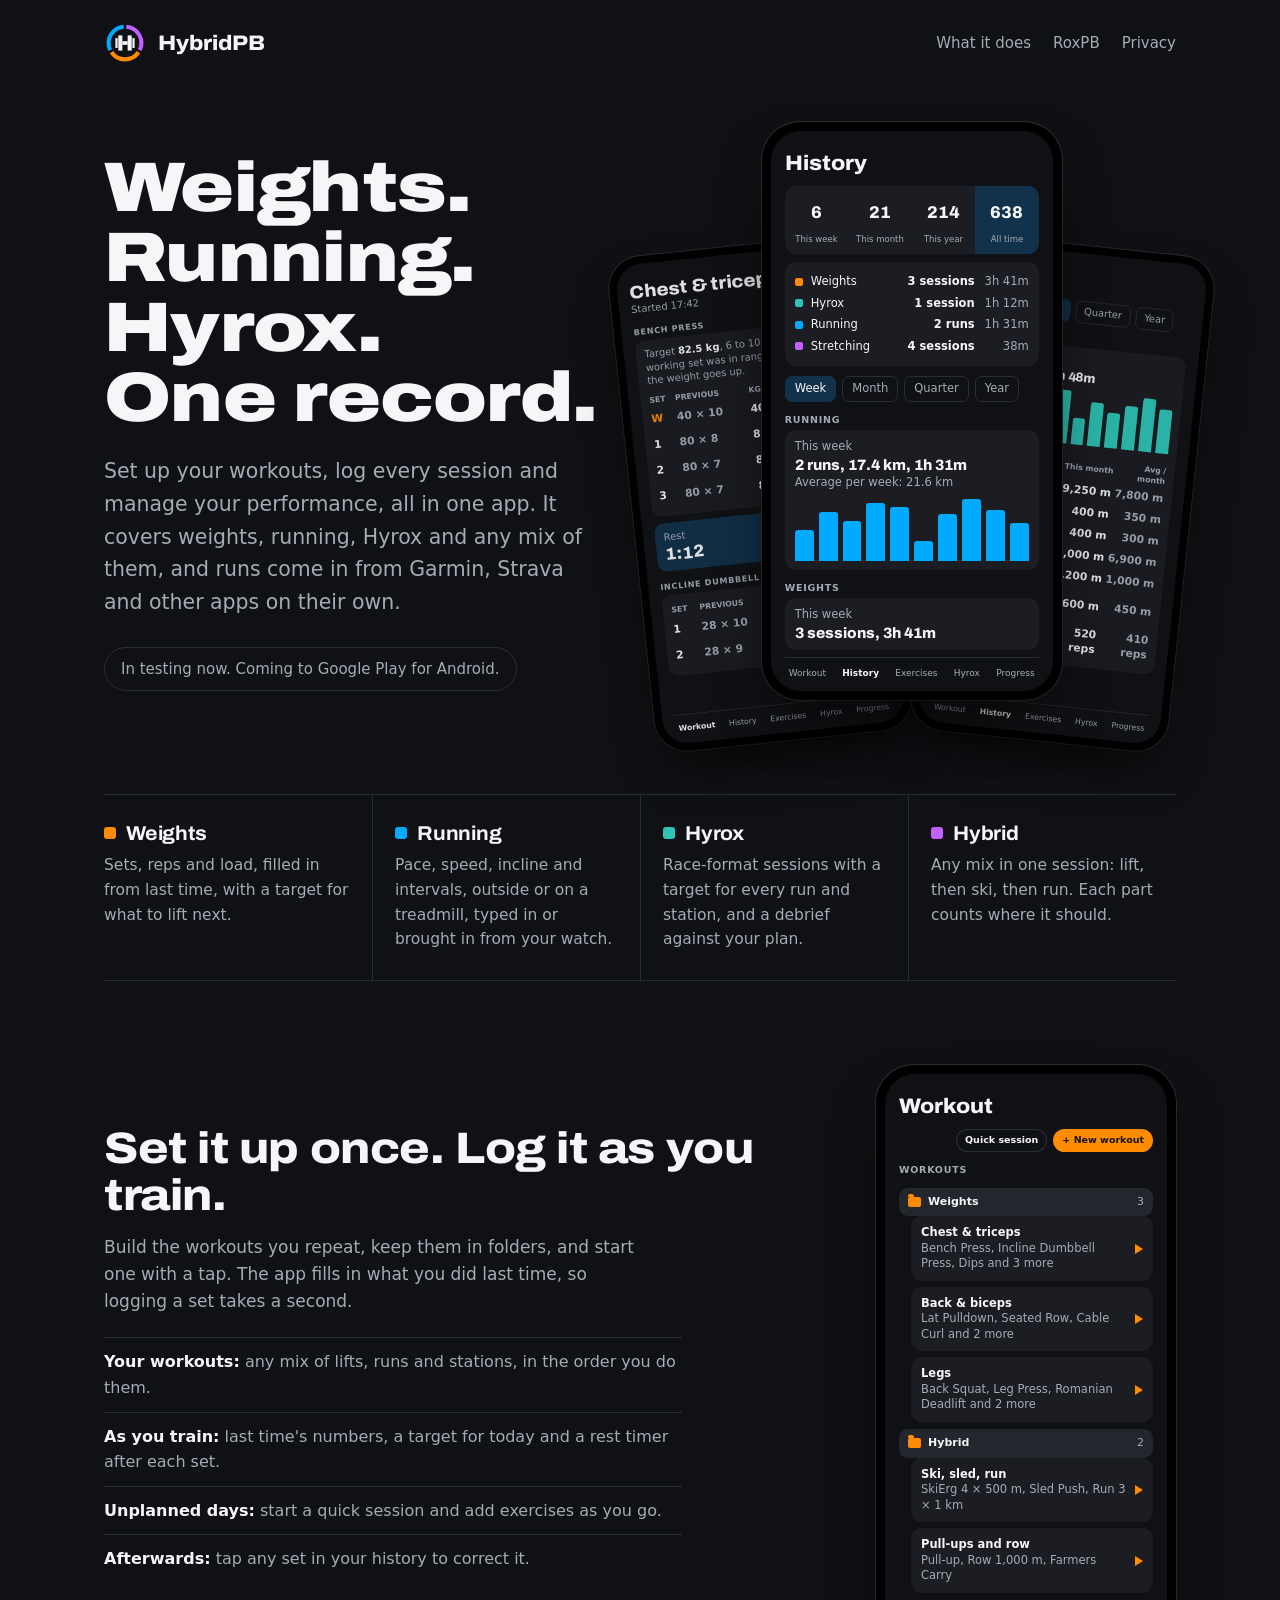
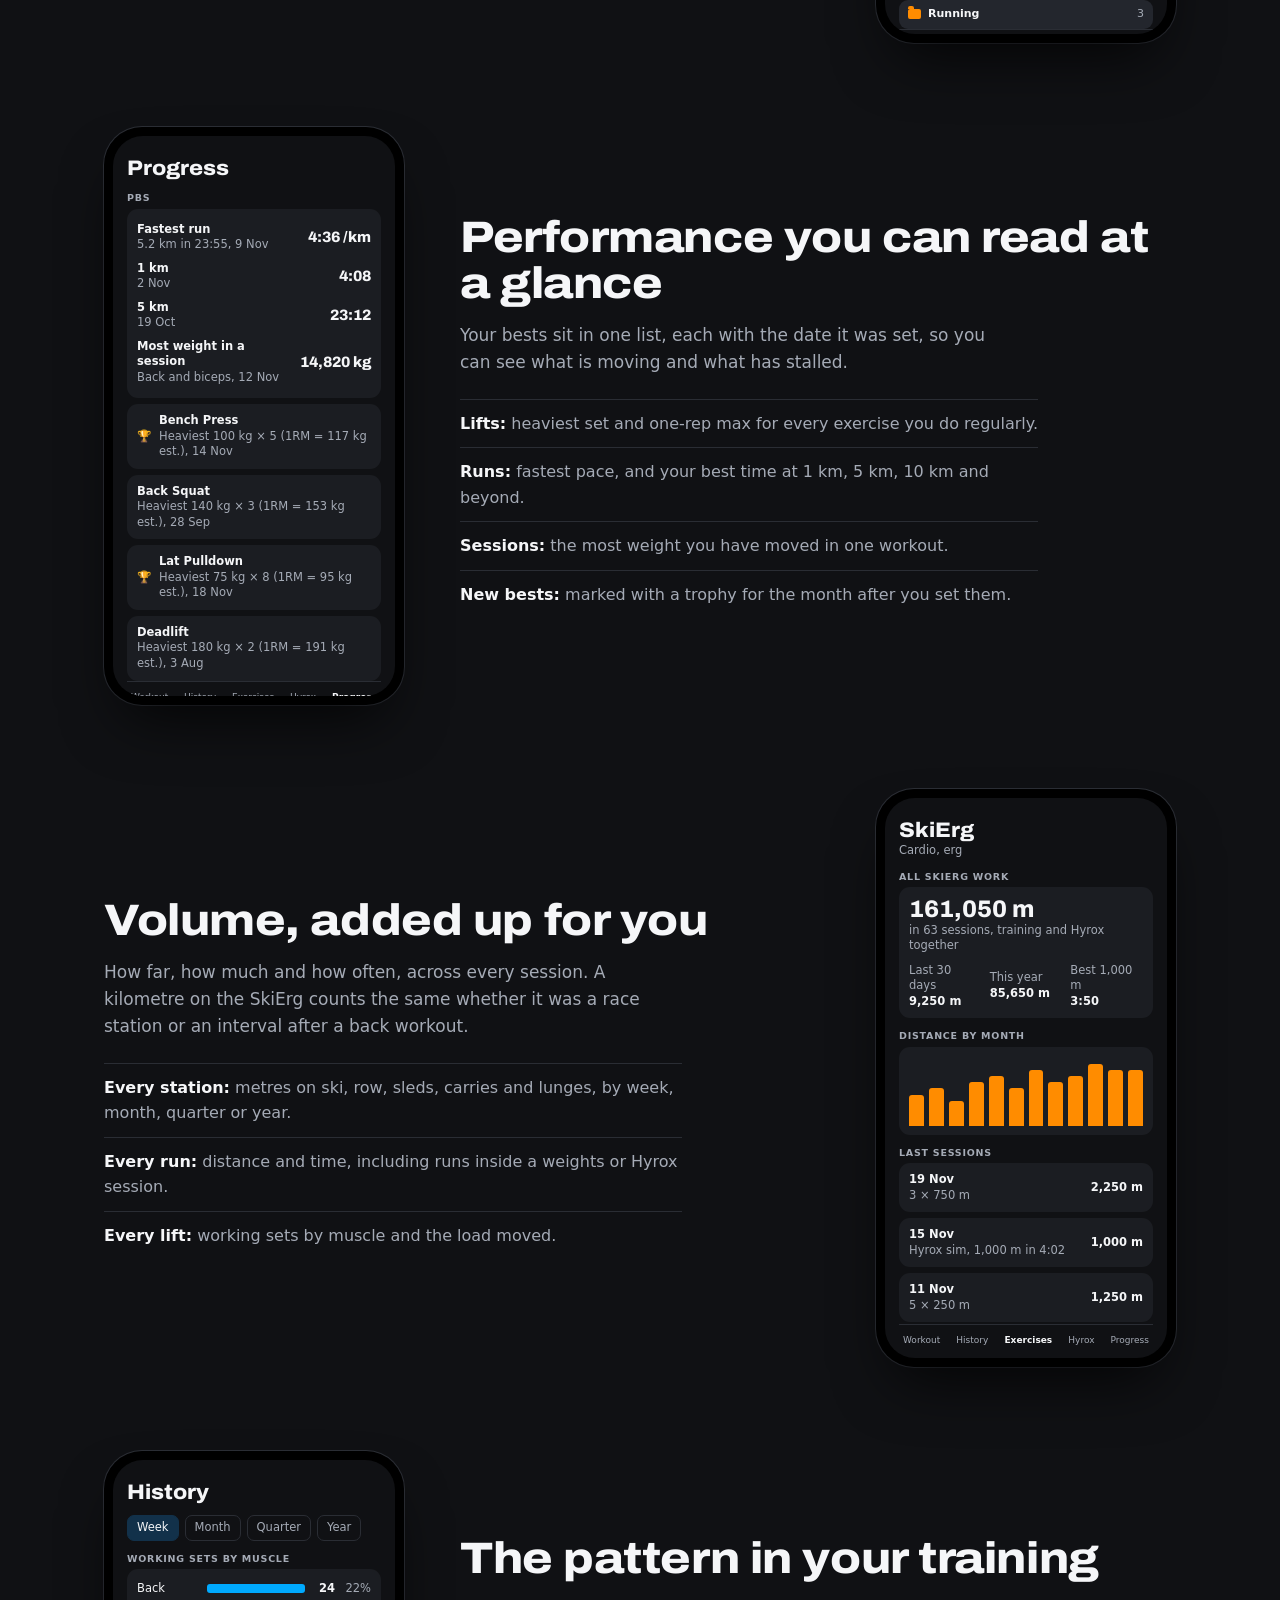
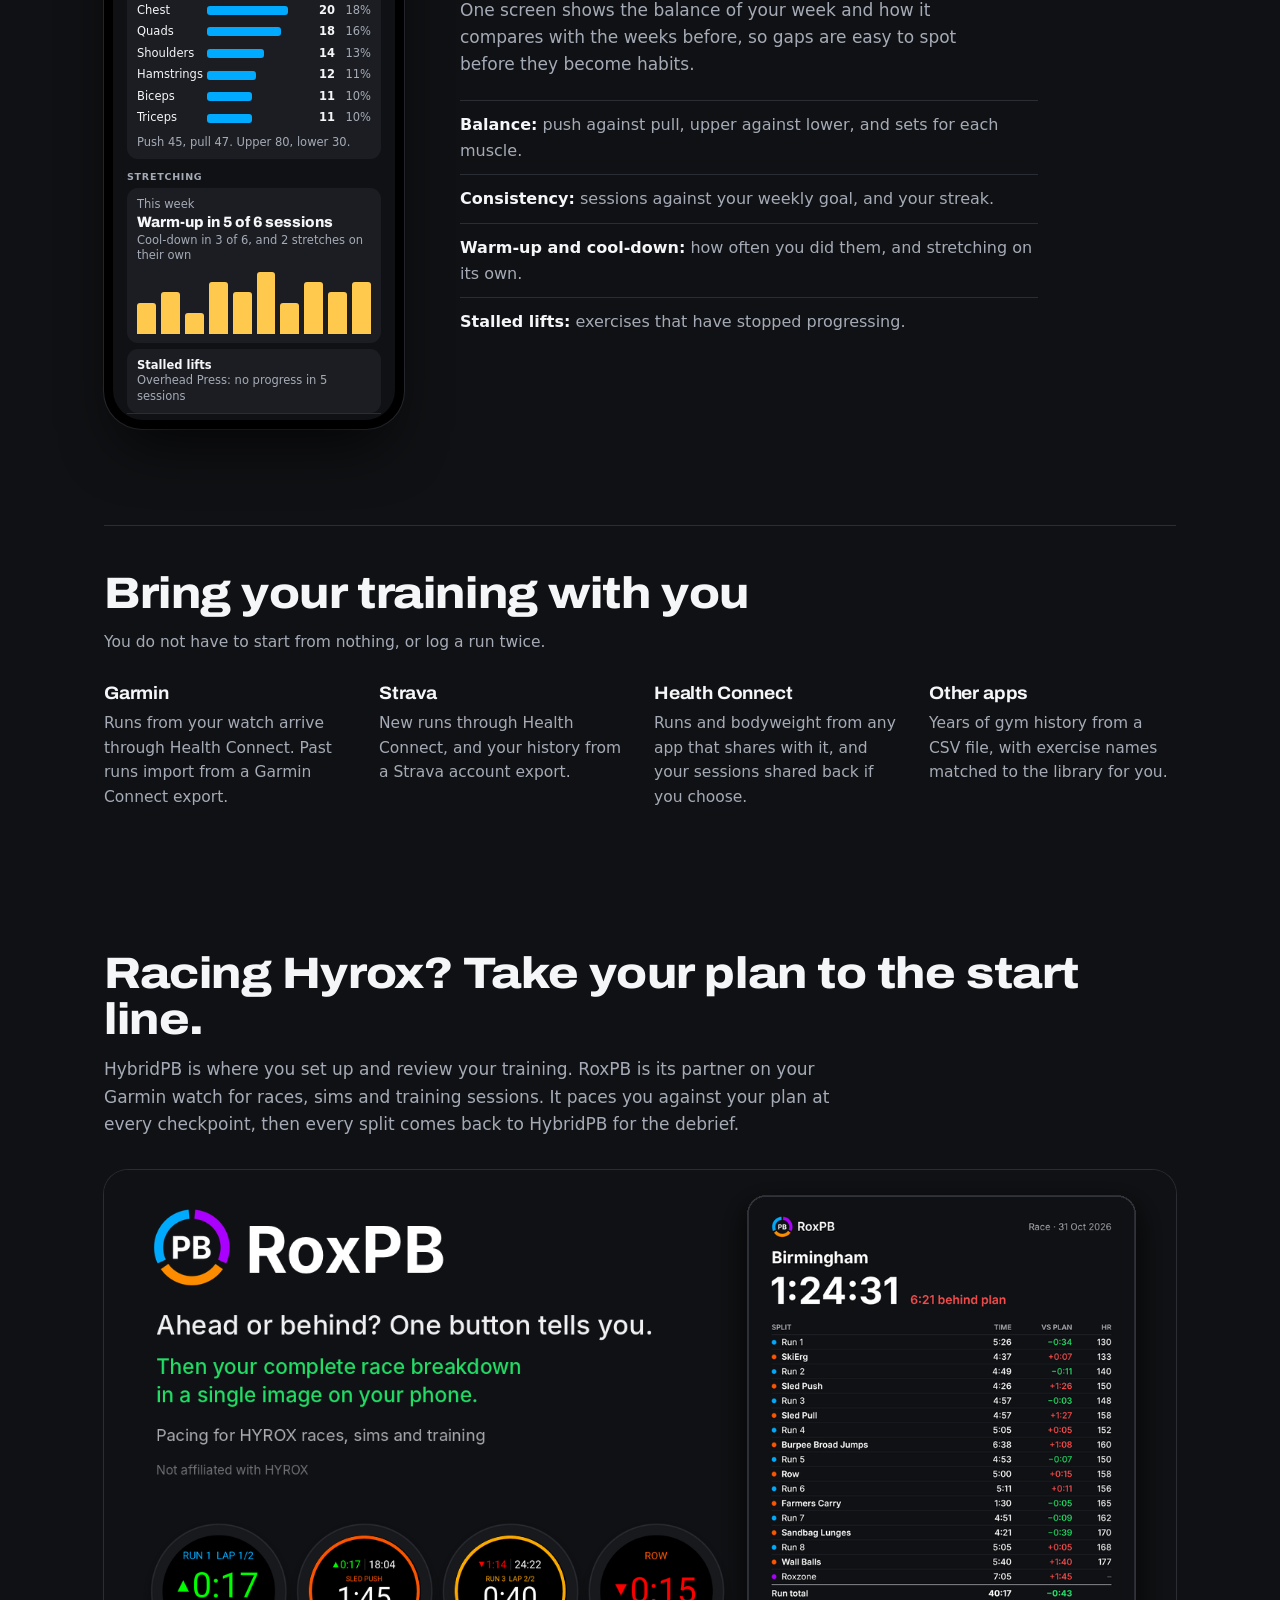
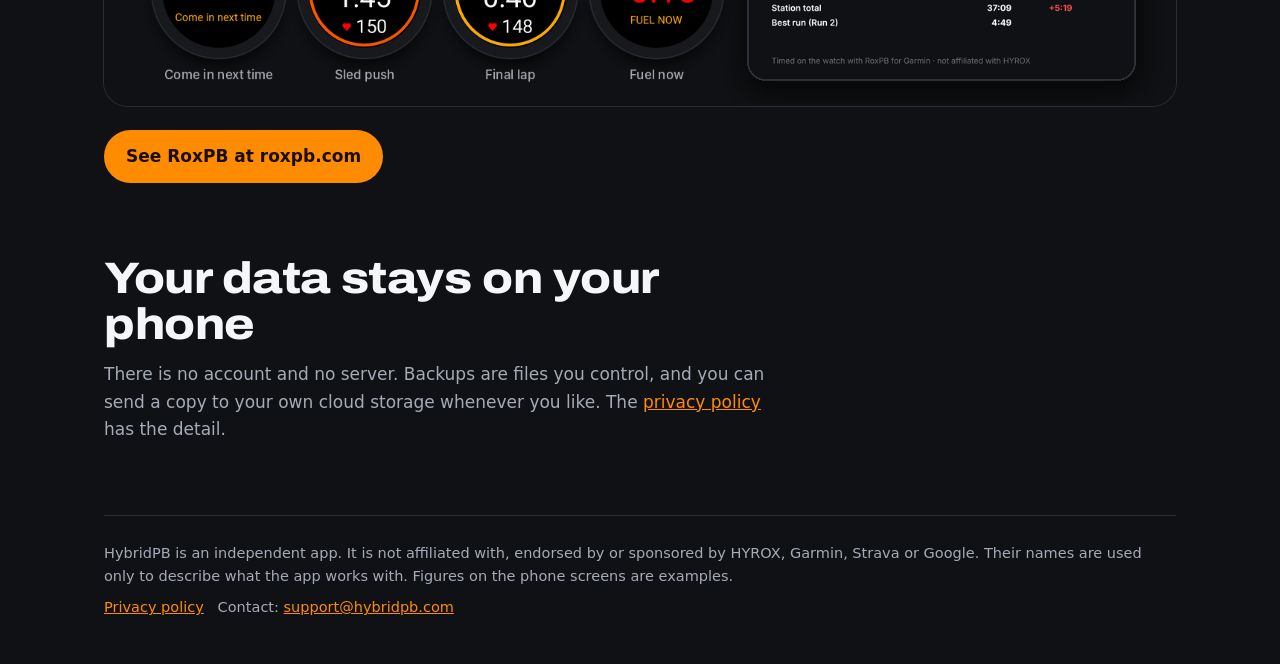
<file: index.html>
<!DOCTYPE html>
<html lang="en-GB">
<head>
<meta charset="utf-8">
<meta name="viewport" content="width=device-width, initial-scale=1">
<title>HybridPB: plan, log and review weights, running, Hyrox and hybrid training</title>
<meta name="description" content="Set up your workouts, log every session and manage your performance in one app, across weights, running, Hyrox and hybrid training. Brings in runs from Garmin, Strava and others.">
<link rel="icon" href="./img/logo.svg" type="image/svg+xml">
<link rel="stylesheet" href="./style.css">
</head>
<body>
<div class="wrap">
<header class="top">
  <a href="./"><img src="./img/logo.svg" alt=""></a>
  <a class="name" href="./">HybridPB</a>
  <nav><a href="./#what">What it does</a><a href="./#roxpb">RoxPB</a><a href="./privacy/">Privacy</a></nav>
</header>

<main>
<section class="hero">
  <div>
    <h1><span>Weights.</span><span>Running.</span><span>Hyrox.</span><span>One record.</span></h1>
    <p class="lede">Set up your workouts, log every session and manage your performance, all in one app. It covers weights, running, Hyrox and any mix of them, and runs come in from Garmin, Strava and other apps on their own.</p>
    <p class="status">In testing now. Coming to Google Play for Android.</p>
  </div>
  <div class="fan"><div class="phone" role="img" aria-label="HybridPB during a weights session, showing sets, a target and the rest timer"><div class="screen" aria-hidden="true">
<div class="row"><div class="grow"><div class="title" style="margin-bottom:2px">Chest &amp; triceps</div><div class="dim">Started 17:42</div></div><div class="big orange">24:10</div></div>
<div class="sec">BENCH PRESS</div>
<div class="card">
  <div class="dim" style="margin-bottom:6px">Target <b style="color:var(--paper)">82.5 kg</b>, 6 to 10 reps. Every working set was in range last time, so the weight goes up.</div>
  <table class="table"><tr><th>SET</th><th>PREVIOUS</th><th>KG</th><th>REPS</th><th class="r"></th></tr>
  <tr><td class="orange">W</td><td class="dim">40 × 10</td><td>40</td><td>10</td><td class="r"><span class="tick"></span></td></tr>
  <tr><td>1</td><td class="dim">80 × 8</td><td>82.5</td><td>8</td><td class="r"><span class="tick"></span></td></tr>
  <tr><td>2</td><td class="dim">80 × 7</td><td>82.5</td><td>7</td><td class="r"><span class="tick"></span></td></tr>
  <tr><td>3</td><td class="dim">80 × 7</td><td>82.5</td><td>7</td><td class="r"><span class="tick off"></span></td></tr></table>
</div>
<div class="timer row"><div class="grow"><div class="dim">Rest</div><div class="big">1:12</div></div><div class="dim">of 2:00</div></div>
<div class="sec">INCLINE DUMBBELL PRESS</div>
<div class="card"><table class="table"><tr><th>SET</th><th>PREVIOUS</th><th>KG</th><th>REPS</th><th class="r"></th></tr>
  <tr><td>1</td><td class="dim">28 × 10</td><td>28</td><td>10</td><td class="r"><span class="tick off"></span></td></tr>
  <tr><td>2</td><td class="dim">28 × 9</td><td>28</td><td>9</td><td class="r"><span class="tick off"></span></td></tr></table></div>
<div class="tabs"><b>Workout</b><span>History</span><span>Exercises</span><span>Hyrox</span><span>Progress</span></div></div></div><div class="phone" role="img" aria-label="HybridPB History, with totals for weights, Hyrox, running and stretching"><div class="screen" aria-hidden="true">
<div class="title">History</div>
<div class="tiles"><div><div class="big">6</div><small>This week</small></div><div><div class="big">21</div><small>This month</small></div><div><div class="big">214</div><small>This year</small></div><div class="on"><div class="big">638</div><small>All time</small></div></div>
<div class="card" style="margin-top:8px">
  <div class="row" style="padding:3px 0"><span class="dot" style="--c:var(--station)"></span><span class="grow">Weights</span><span class="num">3 sessions</span><span class="dim" style="width:46px;text-align:right">3h 41m</span></div>
  <div class="row" style="padding:3px 0"><span class="dot" style="--c:var(--hyrox)"></span><span class="grow">Hyrox</span><span class="num">1 session</span><span class="dim" style="width:46px;text-align:right">1h 12m</span></div>
  <div class="row" style="padding:3px 0"><span class="dot" style="--c:var(--run)"></span><span class="grow">Running</span><span class="num">2 runs</span><span class="dim" style="width:46px;text-align:right">1h 31m</span></div>
  <div class="row" style="padding:3px 0"><span class="dot" style="--c:var(--zone)"></span><span class="grow">Stretching</span><span class="num">4 sessions</span><span class="dim" style="width:46px;text-align:right">38m</span></div>
</div>
<div class="chips"><span class="on">Week</span><span>Month</span><span>Quarter</span><span>Year</span></div>
<div class="sec">RUNNING</div>
<div class="card"><div class="dim">This week</div><div class="big" style="margin:2px 0 2px">2 runs, 17.4 km, 1h 31m</div><div class="dim">Average per week: 21.6 km</div><div class="bars"><i style="--h:50%;--c:var(--run)"></i><i style="--h:79%;--c:var(--run)"></i><i style="--h:64%;--c:var(--run)"></i><i style="--h:93%;--c:var(--run)"></i><i style="--h:86%;--c:var(--run)"></i><i style="--h:32%;--c:var(--run)"></i><i style="--h:75%;--c:var(--run)"></i><i style="--h:100%;--c:var(--run)"></i><i style="--h:82%;--c:var(--run)"></i><i style="--h:61%;--c:var(--run)"></i></div></div>
<div class="sec">WEIGHTS</div>
<div class="card"><div class="dim">This week</div><div class="big" style="margin-top:2px">3 sessions, 3h 41m</div></div>
<div class="tabs"><span>Workout</span><b>History</b><span>Exercises</span><span>Hyrox</span><span>Progress</span></div></div></div><div class="phone" role="img" aria-label="HybridPB History, showing metres on each Hyrox station"><div class="screen" aria-hidden="true">
<div class="title">History</div>
<div class="chips" style="margin-top:0"><span>Week</span><span class="on">Month</span><span>Quarter</span><span>Year</span></div>
<div class="sec">HYROX</div>
<div class="card"><div class="dim">This month</div><div class="big" style="margin:2px 0">5 sessions, 5h 48m</div><div class="bars"><i style="--h:50%;--c:var(--hyrox)"></i><i style="--h:67%;--c:var(--hyrox)"></i><i style="--h:33%;--c:var(--hyrox)"></i><i style="--h:83%;--c:var(--hyrox)"></i><i style="--h:67%;--c:var(--hyrox)"></i><i style="--h:100%;--c:var(--hyrox)"></i><i style="--h:50%;--c:var(--hyrox)"></i><i style="--h:83%;--c:var(--hyrox)"></i><i style="--h:67%;--c:var(--hyrox)"></i><i style="--h:83%;--c:var(--hyrox)"></i><i style="--h:100%;--c:var(--hyrox)"></i><i style="--h:83%;--c:var(--hyrox)"></i></div>
  <table class="table" style="margin-top:12px"><tr><th>STATIONS</th><th class="r">This month</th><th class="r">Avg / month</th></tr>
  <tr><td>SkiErg</td><td class="r">9,250 m</td><td class="r dim">7,800 m</td></tr>
  <tr><td>Sled push</td><td class="r">400 m</td><td class="r dim">350 m</td></tr>
  <tr><td>Sled pull</td><td class="r">400 m</td><td class="r dim">300 m</td></tr>
  <tr><td>Row</td><td class="r">8,000 m</td><td class="r dim">6,900 m</td></tr>
  <tr><td>Farmers carry</td><td class="r">1,200 m</td><td class="r dim">1,000 m</td></tr>
  <tr><td>Sandbag lunges</td><td class="r">600 m</td><td class="r dim">450 m</td></tr>
  <tr><td>Wall balls</td><td class="r">520 reps</td><td class="r dim">410 reps</td></tr></table>
</div>
<div class="tabs"><span>Workout</span><b>History</b><span>Exercises</span><span>Hyrox</span><span>Progress</span></div></div></div></div>
</section>

<section class="kinds" id="what">
  <div style="--c:var(--station)"><h3>Weights</h3><p>Sets, reps and load, filled in from last time, with a target for what to lift next.</p></div>
  <div style="--c:var(--run)"><h3>Running</h3><p>Pace, speed, incline and intervals, outside or on a treadmill, typed in or brought in from your watch.</p></div>
  <div style="--c:var(--hyrox)"><h3>Hyrox</h3><p>Race-format sessions with a target for every run and station, and a debrief against your plan.</p></div>
  <div style="--c:var(--zone)"><h3>Hybrid</h3><p>Any mix in one session: lift, then ski, then run. Each part counts where it should.</p></div>
</section>

<section class="feature">
  <div>
    <h2>Set it up once. Log it as you train.</h2>
    <p>Build the workouts you repeat, keep them in folders, and start one with a tap. The app fills in what you did last time, so logging a set takes a second.</p>
    <ul>
      <li><b>Your workouts:</b> <span>any mix of lifts, runs and stations, in the order you do them.</span></li>
      <li><b>As you train:</b> <span>last time's numbers, a target for today and a rest timer after each set.</span></li>
      <li><b>Unplanned days:</b> <span>start a quick session and add exercises as you go.</span></li>
      <li><b>Afterwards:</b> <span>tap any set in your history to correct it.</span></li>
    </ul>
  </div>
  <div class="phone" role="img" aria-label="HybridPB Workout tab, with saved workouts grouped in folders"><div class="screen" aria-hidden="true">
<div class="title">Workout</div>
<div class="row" style="justify-content:flex-end;gap:6px"><span class="btn ghost">Quick session</span><span class="btn">+ New workout</span></div>
<div class="sec">WORKOUTS</div>
<div class="folder"><span class="fi"></span><b class="grow">Weights</b><span class="dim">3</span></div>
<div class="card row in"><div class="grow"><b>Chest &amp; triceps</b><div class="dim">Bench Press, Incline Dumbbell Press, Dips and 3 more</div></div><span class="go"></span></div>
<div class="card row in"><div class="grow"><b>Back &amp; biceps</b><div class="dim">Lat Pulldown, Seated Row, Cable Curl and 2 more</div></div><span class="go"></span></div>
<div class="card row in"><div class="grow"><b>Legs</b><div class="dim">Back Squat, Leg Press, Romanian Deadlift and 2 more</div></div><span class="go"></span></div>
<div class="folder"><span class="fi"></span><b class="grow">Hybrid</b><span class="dim">2</span></div>
<div class="card row in"><div class="grow"><b>Ski, sled, run</b><div class="dim">SkiErg 4 × 500 m, Sled Push, Run 3 × 1 km</div></div><span class="go"></span></div>
<div class="card row in"><div class="grow"><b>Pull-ups and row</b><div class="dim">Pull-up, Row 1,000 m, Farmers Carry</div></div><span class="go"></span></div>
<div class="folder"><span class="fi"></span><b class="grow">Running</b><span class="dim">3</span></div>
<div class="tabs"><b>Workout</b><span>History</span><span>Exercises</span><span>Hyrox</span><span>Progress</span></div></div></div>
</section>

<section class="feature flip">
  <div>
    <h2>Performance you can read at a glance</h2>
    <p>Your bests sit in one list, each with the date it was set, so you can see what is moving and what has stalled.</p>
    <ul>
      <li><b>Lifts:</b> <span>heaviest set and one-rep max for every exercise you do regularly.</span></li>
      <li><b>Runs:</b> <span>fastest pace, and your best time at 1 km, 5 km, 10 km and beyond.</span></li>
      <li><b>Sessions:</b> <span>the most weight you have moved in one workout.</span></li>
      <li><b>New bests:</b> <span>marked with a trophy for the month after you set them.</span></li>
    </ul>
  </div>
  <div class="phone" role="img" aria-label="HybridPB Progress, listing personal bests for runs and lifts"><div class="screen" aria-hidden="true">
<div class="title">Progress</div>
<div class="sec" style="margin-top:2px">PBS</div>
<div class="card">
  <div class="row" style="padding:4px 0"><div class="grow"><b>Fastest run</b><div class="dim">5.2 km in 23:55, 9 Nov</div></div><div class="big">4:36 /km</div></div>
  <div class="row" style="padding:4px 0"><div class="grow"><b>1 km</b><div class="dim">2 Nov</div></div><div class="big">4:08</div></div>
  <div class="row" style="padding:4px 0"><div class="grow"><b>5 km</b><div class="dim">19 Oct</div></div><div class="big">23:12</div></div>
  <div class="row" style="padding:4px 0"><div class="grow"><b>Most weight in a session</b><div class="dim">Back and biceps, 12 Nov</div></div><div class="big">14,820 kg</div></div>
</div>
<div class="card row"><span class="trophy">🏆</span><div class="grow"><b>Bench Press</b><div class="dim">Heaviest 100 kg × 5 (1RM = 117 kg est.), 14 Nov</div></div></div>
<div class="card row"><div class="grow"><b>Back Squat</b><div class="dim">Heaviest 140 kg × 3 (1RM = 153 kg est.), 28 Sep</div></div></div>
<div class="card row"><span class="trophy">🏆</span><div class="grow"><b>Lat Pulldown</b><div class="dim">Heaviest 75 kg × 8 (1RM = 95 kg est.), 18 Nov</div></div></div>
<div class="card row"><div class="grow"><b>Deadlift</b><div class="dim">Heaviest 180 kg × 2 (1RM = 191 kg est.), 3 Aug</div></div></div>
<div class="tabs"><span>Workout</span><span>History</span><span>Exercises</span><span>Hyrox</span><b>Progress</b></div></div></div>
</section>

<section class="feature">
  <div>
    <h2>Volume, added up for you</h2>
    <p>How far, how much and how often, across every session. A kilometre on the SkiErg counts the same whether it was a race station or an interval after a back workout.</p>
    <ul>
      <li><b>Every station:</b> <span>metres on ski, row, sleds, carries and lunges, by week, month, quarter or year.</span></li>
      <li><b>Every run:</b> <span>distance and time, including runs inside a weights or Hyrox session.</span></li>
      <li><b>Every lift:</b> <span>working sets by muscle and the load moved.</span></li>
    </ul>
  </div>
  <div class="phone" role="img" aria-label="HybridPB exercise page, with total distance on the SkiErg across training and racing"><div class="screen" aria-hidden="true">
<div class="title" style="margin-bottom:2px">SkiErg</div><div class="dim">Cardio, erg</div>
<div class="sec">ALL SKIERG WORK</div>
<div class="card"><div class="big" style="font-size:24px">161,050 m</div><div class="dim">in 63 sessions, training and Hyrox together</div>
  <div class="row" style="margin-top:9px"><div class="grow"><div class="dim">Last 30 days</div><b>9,250 m</b></div><div class="grow"><div class="dim">This year</div><b>85,650 m</b></div><div class="grow"><div class="dim">Best 1,000 m</div><b>3:50</b></div></div></div>
<div class="sec">DISTANCE BY MONTH</div>
<div class="card"><div class="bars"><i style="--h:50%;--c:var(--station)"></i><i style="--h:60%;--c:var(--station)"></i><i style="--h:40%;--c:var(--station)"></i><i style="--h:70%;--c:var(--station)"></i><i style="--h:80%;--c:var(--station)"></i><i style="--h:60%;--c:var(--station)"></i><i style="--h:90%;--c:var(--station)"></i><i style="--h:70%;--c:var(--station)"></i><i style="--h:80%;--c:var(--station)"></i><i style="--h:100%;--c:var(--station)"></i><i style="--h:90%;--c:var(--station)"></i><i style="--h:90%;--c:var(--station)"></i></div></div>
<div class="sec">LAST SESSIONS</div>
<div class="card"><div class="row"><div class="grow"><b>19 Nov</b><div class="dim">3 × 750 m</div></div><div class="num">2,250 m</div></div></div>
<div class="card"><div class="row"><div class="grow"><b>15 Nov</b><div class="dim">Hyrox sim, 1,000 m in 4:02</div></div><div class="num">1,000 m</div></div></div>
<div class="card"><div class="row"><div class="grow"><b>11 Nov</b><div class="dim">5 × 250 m</div></div><div class="num">1,250 m</div></div></div>
<div class="tabs"><span>Workout</span><span>History</span><b>Exercises</b><span>Hyrox</span><span>Progress</span></div></div></div>
</section>

<section class="feature flip">
  <div>
    <h2>The pattern in your training</h2>
    <p>One screen shows the balance of your week and how it compares with the weeks before, so gaps are easy to spot before they become habits.</p>
    <ul>
      <li><b>Balance:</b> <span>push against pull, upper against lower, and sets for each muscle.</span></li>
      <li><b>Consistency:</b> <span>sessions against your weekly goal, and your streak.</span></li>
      <li><b>Warm-up and cool-down:</b> <span>how often you did them, and stretching on its own.</span></li>
      <li><b>Stalled lifts:</b> <span>exercises that have stopped progressing.</span></li>
    </ul>
  </div>
  <div class="phone" role="img" aria-label="HybridPB History, showing working sets by muscle and how often sessions had a warm-up and cool-down"><div class="screen" aria-hidden="true">
<div class="title">History</div>
<div class="chips" style="margin-top:0"><span class="on">Week</span><span>Month</span><span>Quarter</span><span>Year</span></div>
<div class="sec">WORKING SETS BY MUSCLE</div>
<div class="card"><div class="row" style="padding:3px 0"><span style="width:62px">Back</span><span class="grow"><span style="display:block;height:9px;border-radius:3px;background:var(--run);width:100%"></span></span><span class="num" style="width:22px;text-align:right">24</span><span class="dim" style="width:28px;text-align:right">22%</span></div><div class="row" style="padding:3px 0"><span style="width:62px">Chest</span><span class="grow"><span style="display:block;height:9px;border-radius:3px;background:var(--run);width:83%"></span></span><span class="num" style="width:22px;text-align:right">20</span><span class="dim" style="width:28px;text-align:right">18%</span></div><div class="row" style="padding:3px 0"><span style="width:62px">Quads</span><span class="grow"><span style="display:block;height:9px;border-radius:3px;background:var(--run);width:75%"></span></span><span class="num" style="width:22px;text-align:right">18</span><span class="dim" style="width:28px;text-align:right">16%</span></div><div class="row" style="padding:3px 0"><span style="width:62px">Shoulders</span><span class="grow"><span style="display:block;height:9px;border-radius:3px;background:var(--run);width:58%"></span></span><span class="num" style="width:22px;text-align:right">14</span><span class="dim" style="width:28px;text-align:right">13%</span></div><div class="row" style="padding:3px 0"><span style="width:62px">Hamstrings</span><span class="grow"><span style="display:block;height:9px;border-radius:3px;background:var(--run);width:50%"></span></span><span class="num" style="width:22px;text-align:right">12</span><span class="dim" style="width:28px;text-align:right">11%</span></div><div class="row" style="padding:3px 0"><span style="width:62px">Biceps</span><span class="grow"><span style="display:block;height:9px;border-radius:3px;background:var(--run);width:46%"></span></span><span class="num" style="width:22px;text-align:right">11</span><span class="dim" style="width:28px;text-align:right">10%</span></div><div class="row" style="padding:3px 0"><span style="width:62px">Triceps</span><span class="grow"><span style="display:block;height:9px;border-radius:3px;background:var(--run);width:46%"></span></span><span class="num" style="width:22px;text-align:right">11</span><span class="dim" style="width:28px;text-align:right">10%</span></div>
  <div class="dim" style="margin-top:6px">Push 45, pull 47. Upper 80, lower 30.</div></div>
<div class="sec">STRETCHING</div>
<div class="card"><div class="dim">This week</div><div class="big" style="margin:2px 0">Warm-up in 5 of 6 sessions</div><div class="dim">Cool-down in 3 of 6, and 2 stretches on their own</div><div class="bars"><i style="--h:50%;--c:var(--gold)"></i><i style="--h:67%;--c:var(--gold)"></i><i style="--h:33%;--c:var(--gold)"></i><i style="--h:83%;--c:var(--gold)"></i><i style="--h:67%;--c:var(--gold)"></i><i style="--h:100%;--c:var(--gold)"></i><i style="--h:50%;--c:var(--gold)"></i><i style="--h:83%;--c:var(--gold)"></i><i style="--h:67%;--c:var(--gold)"></i><i style="--h:83%;--c:var(--gold)"></i></div></div>
<div class="card row"><div class="grow"><b>Stalled lifts</b><div class="dim">Overhead Press: no progress in 5 sessions</div></div></div>
<div class="tabs"><span>Workout</span><b>History</b><span>Exercises</span><span>Hyrox</span><span>Progress</span></div></div></div>
</section>

<section class="sources">
  <h2>Bring your training with you</h2>
  <p class="lede">You do not have to start from nothing, or log a run twice.</p>
  <div class="cols">
    <div><h3>Garmin</h3><p>Runs from your watch arrive through Health Connect. Past runs import from a Garmin Connect export.</p></div>
    <div><h3>Strava</h3><p>New runs through Health Connect, and your history from a Strava account export.</p></div>
    <div><h3>Health Connect</h3><p>Runs and bodyweight from any app that shares with it, and your sessions shared back if you choose.</p></div>
    <div><h3>Other apps</h3><p>Years of gym history from a CSV file, with exercise names matched to the library for you.</p></div>
  </div>
</section>

<section class="roxpb" id="roxpb">
  <h2>Racing Hyrox? Take your plan to the start line.</h2>
  <p>HybridPB is where you set up and review your training. RoxPB is its partner on your Garmin watch for races, sims and training sessions. It paces you against your plan at every checkpoint, then every split comes back to HybridPB for the debrief.</p>
  <a class="shot" href="https://roxpb.com">
    <img class="wide" src="./img/roxpb-hero.png" width="1440" height="720" alt="RoxPB: ahead or behind, one button tells you. Four Garmin watch screens showing time against plan, and a race breakdown listing every run and station split.">
    <img class="narrow" src="./img/roxpb-hero-watch.png" width="880" height="720" alt="RoxPB: ahead or behind, one button tells you. Four Garmin watch screens showing time against plan.">
    <img class="narrow" src="./img/roxpb-hero-race.png" width="560" height="720" alt="A RoxPB race breakdown listing the time for every run and station against plan.">
  </a>
  <a class="go" href="https://roxpb.com">See RoxPB at roxpb.com</a>
</section>

<section class="yours">
  <h2>Your data stays on your phone</h2>
  <p>There is no account and no server. Backups are files you control, and you can send a copy to your own cloud storage whenever you like. The <a href="./privacy/">privacy policy</a> has the detail.</p>
</section>
</main>
<footer>
  <p>HybridPB is an independent app. It is not affiliated with, endorsed by or sponsored by HYROX, Garmin, Strava or Google. Their names are used only to describe what the app works with. Figures on the phone screens are examples.</p>
  <p><a href="./privacy/">Privacy policy</a> &nbsp; Contact: <a href="mailto:support@hybridpb.com">support@hybridpb.com</a></p>
</footer>
</div>
</body>
</html>
</file>
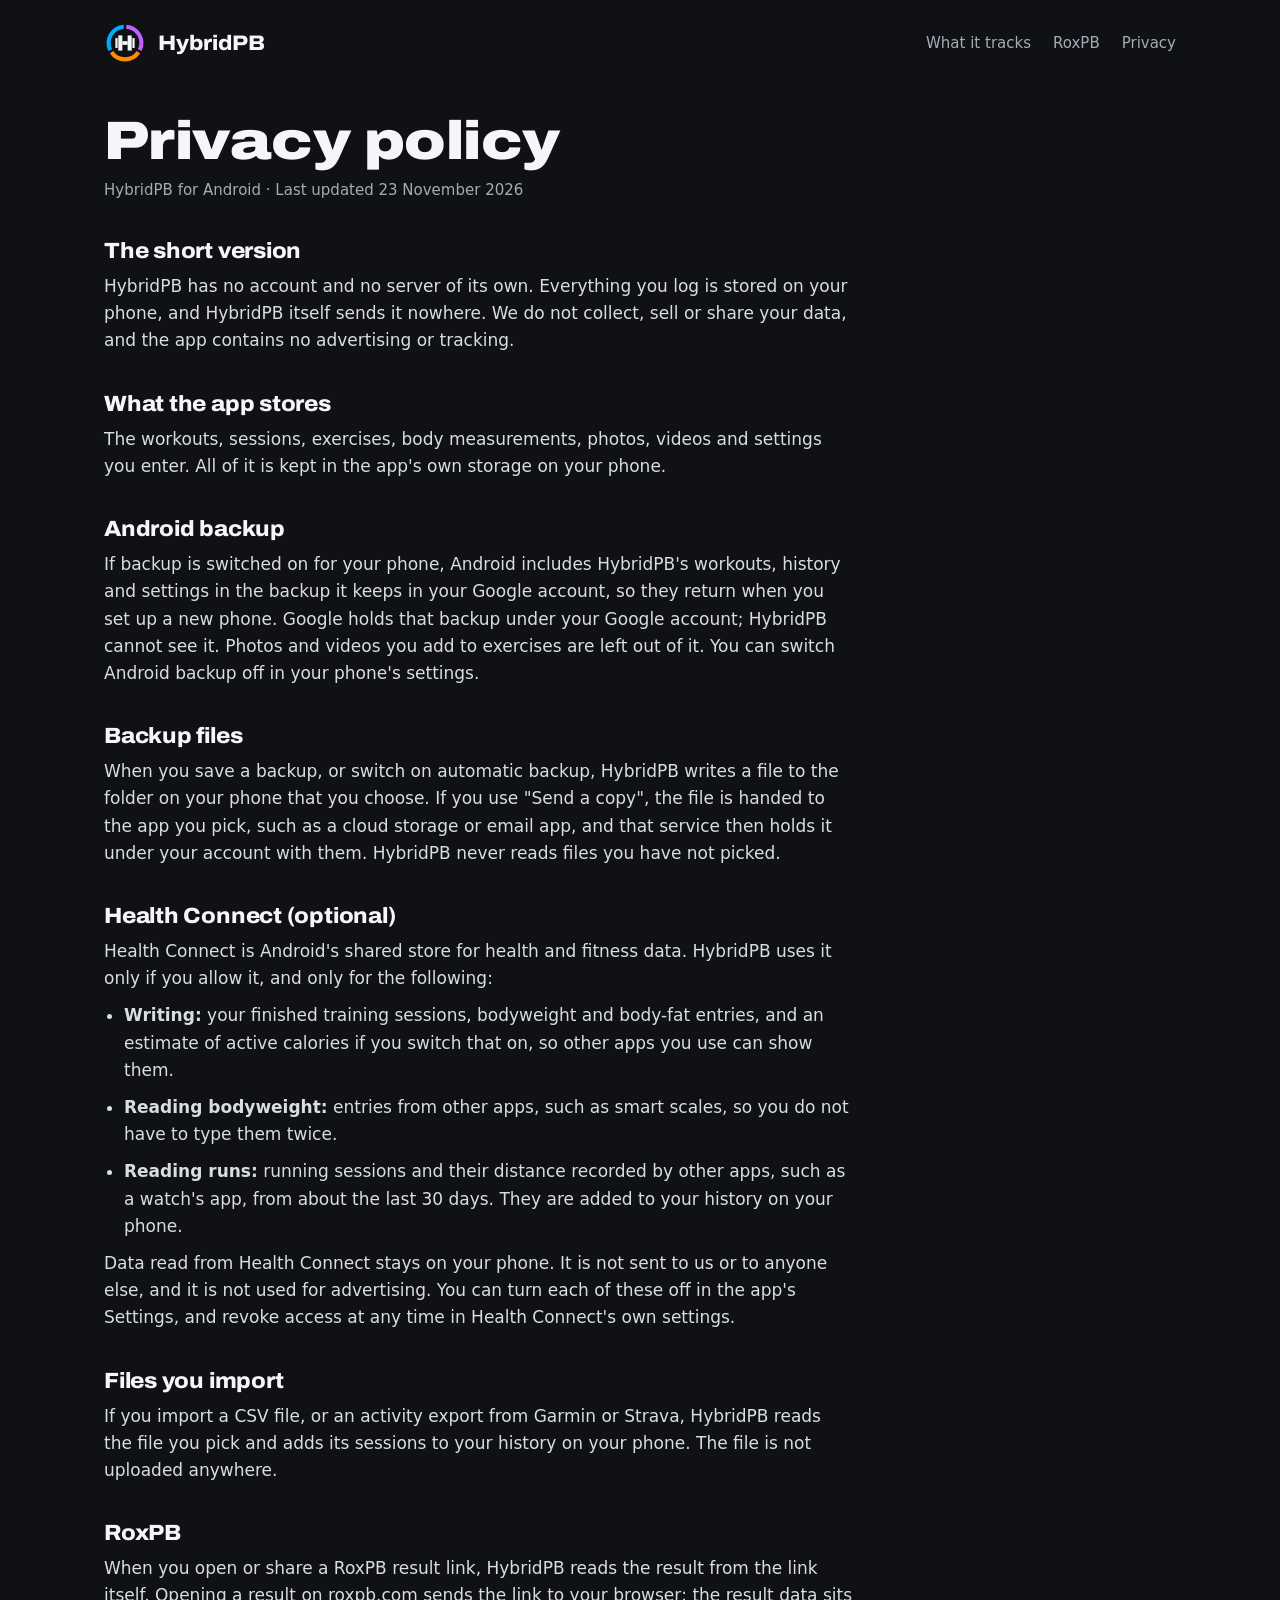
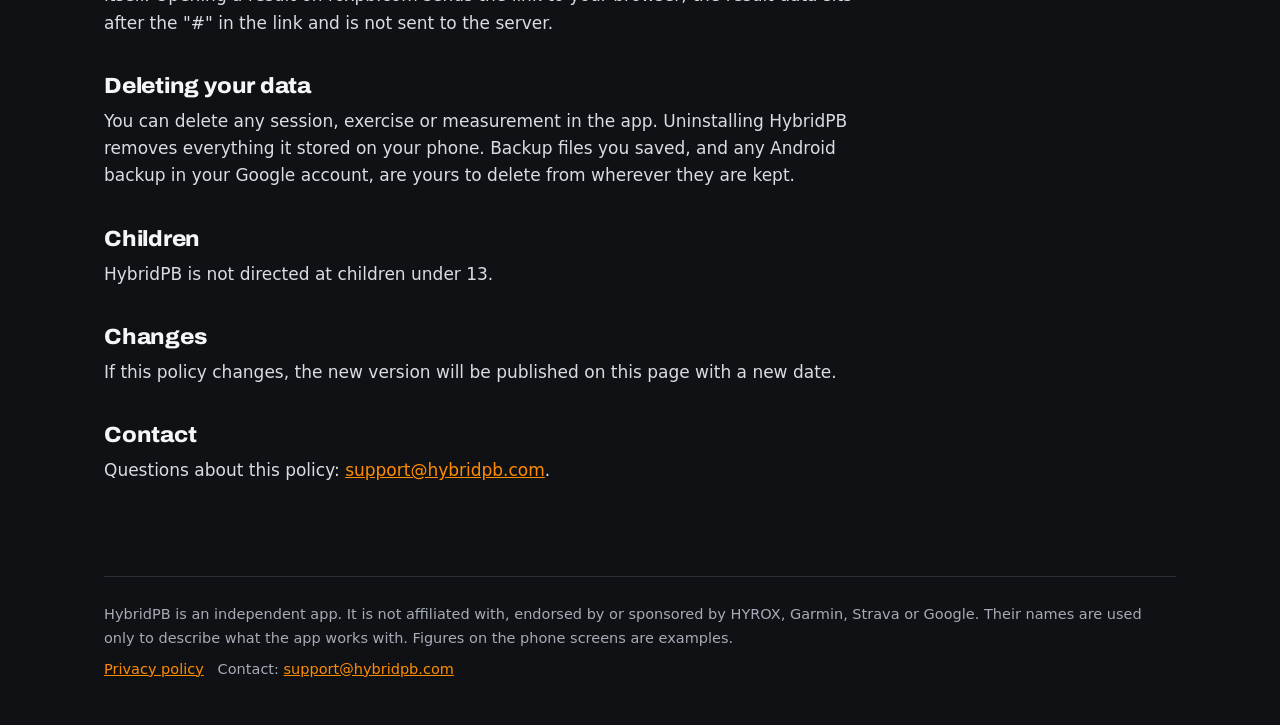
<file: privacy/index.html>
<!DOCTYPE html>
<html lang="en-GB">
<head>
<meta charset="utf-8">
<meta name="viewport" content="width=device-width, initial-scale=1">
<title>HybridPB privacy policy</title>
<meta name="description" content="How HybridPB handles your data: it stays on your phone, with no account and no server.">
<link rel="icon" href="../img/logo.svg" type="image/svg+xml">
<link rel="stylesheet" href="../style.css">
</head>
<body>
<div class="wrap">
<header class="top">
  <a href="../"><img src="../img/logo.svg" alt=""></a>
  <a class="name" href="../">HybridPB</a>
  <nav><a href="../#what">What it tracks</a><a href="../#roxpb">RoxPB</a><a href="../privacy/">Privacy</a></nav>
</header>
<main class="policy">
  <h1>Privacy policy</h1>
  <p class="date">HybridPB for Android · Last updated 23 November 2026</p>

  <h2>The short version</h2>
  <p>HybridPB has no account and no server of its own. Everything you log is stored on your phone, and HybridPB itself sends it nowhere. We do not collect, sell or share your data, and the app contains no advertising or tracking.</p>

  <h2>What the app stores</h2>
  <p>The workouts, sessions, exercises, body measurements, photos, videos and settings you enter. All of it is kept in the app's own storage on your phone.</p>

  <h2>Android backup</h2>
  <p>If backup is switched on for your phone, Android includes HybridPB's workouts, history and settings in the backup it keeps in your Google account, so they return when you set up a new phone. Google holds that backup under your Google account; HybridPB cannot see it. Photos and videos you add to exercises are left out of it. You can switch Android backup off in your phone's settings.</p>

  <h2>Backup files</h2>
  <p>When you save a backup, or switch on automatic backup, HybridPB writes a file to the folder on your phone that you choose. If you use "Send a copy", the file is handed to the app you pick, such as a cloud storage or email app, and that service then holds it under your account with them. HybridPB never reads files you have not picked.</p>

  <h2>Health Connect (optional)</h2>
  <p>Health Connect is Android's shared store for health and fitness data. HybridPB uses it only if you allow it, and only for the following:</p>
  <ul>
    <li><strong>Writing:</strong> your finished training sessions, bodyweight and body-fat entries, and an estimate of active calories if you switch that on, so other apps you use can show them.</li>
    <li><strong>Reading bodyweight:</strong> entries from other apps, such as smart scales, so you do not have to type them twice.</li>
    <li><strong>Reading runs:</strong> running sessions and their distance recorded by other apps, such as a watch's app, from about the last 30 days. They are added to your history on your phone.</li>
  </ul>
  <p>Data read from Health Connect stays on your phone. It is not sent to us or to anyone else, and it is not used for advertising. You can turn each of these off in the app's Settings, and revoke access at any time in Health Connect's own settings.</p>

  <h2>Files you import</h2>
  <p>If you import a CSV file, or an activity export from Garmin or Strava, HybridPB reads the file you pick and adds its sessions to your history on your phone. The file is not uploaded anywhere.</p>

  <h2>RoxPB</h2>
  <p>When you open or share a RoxPB result link, HybridPB reads the result from the link itself. Opening a result on roxpb.com sends the link to your browser; the result data sits after the "#" in the link and is not sent to the server.</p>

  <h2>Deleting your data</h2>
  <p>You can delete any session, exercise or measurement in the app. Uninstalling HybridPB removes everything it stored on your phone. Backup files you saved, and any Android backup in your Google account, are yours to delete from wherever they are kept.</p>

  <h2>Children</h2>
  <p>HybridPB is not directed at children under 13.</p>

  <h2>Changes</h2>
  <p>If this policy changes, the new version will be published on this page with a new date.</p>

  <h2>Contact</h2>
  <p>Questions about this policy: <a href="mailto:support@hybridpb.com">support@hybridpb.com</a>.</p>
</main>
<footer>
  <p>HybridPB is an independent app. It is not affiliated with, endorsed by or sponsored by HYROX, Garmin, Strava or Google. Their names are used only to describe what the app works with. Figures on the phone screens are examples.</p>
  <p><a href="../privacy/">Privacy policy</a> &nbsp; Contact: <a href="mailto:support@hybridpb.com">support@hybridpb.com</a></p>
</footer>
</div>
</body>
</html>
</file>
<file: style.css>
@font-face{font-family:Archivo;src:url("fonts/archivo.woff2") format("woff2");font-weight:100 900;font-stretch:62% 125%;font-display:swap}
:root{
  --ink:#101114;--panel:#1b1d22;--raised:#22252c;--line:#2a2d34;--paper:#f5f6f8;--muted:#a5abb6;
  --run:#00aaff;--zone:#c060ff;--station:#ff8c00;--hyrox:#2ec4b6;--gold:#ffc94d;--good:#3ddc84;
  --display:Archivo,"Arial Narrow",system-ui,sans-serif;--body:system-ui,-apple-system,"Segoe UI",Roboto,Helvetica,Arial,sans-serif;
}
*{box-sizing:border-box}
html{scroll-behavior:smooth}
body{margin:0;background:var(--ink);color:var(--paper);font:17px/1.6 var(--body);-webkit-font-smoothing:antialiased}
img{max-width:100%;display:block}
a{color:var(--station)}
a:focus-visible,summary:focus-visible{outline:2px solid var(--run);outline-offset:3px;border-radius:4px}
.wrap{max-width:1120px;margin:0 auto;padding:0 24px}

/* header */
.top{display:flex;align-items:center;gap:12px;padding:22px 0}
.top img{width:42px;height:42px;border-radius:10px}
.top .name{font:800 21px/1 var(--display);font-stretch:110%;color:var(--paper);text-decoration:none}
.top nav{margin-left:auto;display:flex;gap:22px;font-size:15px}
.top nav a{color:var(--muted);text-decoration:none;white-space:nowrap}
.top nav a:hover{color:var(--paper)}

/* type */
h1,h2,h3{font-family:var(--display);margin:0;letter-spacing:-.01em}
h1{font-weight:900;font-stretch:118%;font-size:clamp(38px,5.6vw,70px);line-height:1}
h2{font-weight:800;font-stretch:112%;font-size:clamp(28px,3.6vw,44px);line-height:1.05}
h3{font-weight:700;font-stretch:106%;font-size:20px;line-height:1.2}
p{margin:0}
.lede{font-size:clamp(18px,1.6vw,21px);color:var(--muted);max-width:34em}

/* hero */
.hero{display:grid;grid-template-columns:minmax(0,1fr) minmax(0,1.05fr);gap:40px;align-items:center;padding:36px 0 72px}
.hero h1 span{display:block;white-space:nowrap}
.hero .lede{margin-top:22px}
.status{margin-top:28px;display:inline-block;border:1px solid var(--line);border-radius:999px;padding:9px 16px;font-size:15px;color:var(--muted)}
.fan{position:relative;height:600px}
.fan .phone{position:absolute;top:0}
.fan .phone:nth-child(1){left:2%;top:54px;transform:rotate(-6deg) scale(.86);transform-origin:bottom left;opacity:.9}
.fan .phone:nth-child(3){right:2%;top:54px;transform:rotate(6deg) scale(.86);transform-origin:bottom right;opacity:.9}
.fan .phone:nth-child(2){left:50%;transform:translateX(-50%);z-index:2}

/* the four kinds of session */
.kinds{display:grid;grid-template-columns:repeat(4,minmax(0,1fr));border-top:1px solid var(--line);border-bottom:1px solid var(--line)}
.kinds div{padding:26px 22px 28px;border-left:1px solid var(--line)}
.kinds div:first-child{border-left:0;padding-left:0}
.kinds h3{display:flex;align-items:center;gap:10px}
.kinds h3::before{content:"";width:12px;height:12px;border-radius:3px;background:var(--c)}
.kinds p{color:var(--muted);font-size:15.5px;margin-top:8px}

/* feature rows */
.feature{display:grid;grid-template-columns:minmax(0,1fr) 300px;gap:56px;align-items:center;padding:84px 0 0}
.feature.flip{grid-template-columns:300px minmax(0,1fr)}
.feature.flip .phone{order:-1}
.feature p{color:var(--muted);margin-top:16px;max-width:32em}
.feature ul{list-style:none;padding:0;margin:22px 0 0;max-width:34em}
.feature li{padding:11px 0;border-top:1px solid var(--line);font-size:16px}
.feature li b{font-weight:600;color:var(--paper)}
.feature li span{color:var(--muted)}

/* sources */
.sources{margin-top:96px;padding:44px 0;border-top:1px solid var(--line)}
.sources .cols{display:grid;grid-template-columns:repeat(4,minmax(0,1fr));gap:28px;margin-top:28px}
.sources h3{font-size:18px}
.sources p{color:var(--muted);font-size:15.5px;margin-top:6px}
.sources .lede{margin-top:14px}

/* RoxPB band: its own look, black like the watch face */

/* privacy strip and footer */
.yours{padding:72px 0 0;max-width:40em}
.yours p{color:var(--muted);margin-top:14px}
footer{border-top:1px solid var(--line);margin-top:72px;padding:26px 0 44px;color:var(--muted);font-size:14.5px}
footer p+p{margin-top:8px}

/* privacy page */
.policy{max-width:44em;padding-bottom:20px}
.policy h1{font-size:clamp(34px,5vw,54px);margin-top:28px}
.policy h2{font-size:22px;font-stretch:106%;margin-top:38px}
.policy p,.policy li{color:#d9dce2;margin-top:10px}
.policy ul{padding-left:20px;margin:6px 0 0}
.policy .date{color:var(--muted);font-size:15px}

/* ---------- phone mock-ups: the app's own screens, drawn in HTML ---------- */
.phone{width:300px;border-radius:38px;background:#000;padding:9px;box-shadow:0 30px 60px -20px rgba(0,0,0,.8),0 0 0 1px #2c2f36}
.screen{background:var(--ink);border-radius:30px;padding:16px 14px 10px;height:560px;overflow:hidden;font:11.5px/1.35 var(--body);display:flex;flex-direction:column}
.screen .title{font:800 21px/1 var(--display);font-stretch:108%;margin:6px 0 12px}
.screen .sec{font:700 9.5px/1 var(--body);letter-spacing:.08em;color:var(--muted);margin:13px 0 6px}
.screen .card{background:var(--panel);border-radius:11px;padding:9px 10px}
.screen .card+.card{margin-top:6px}
.screen .dim{color:var(--muted)}
.screen .big{font:800 15px/1.1 var(--display);font-variant-numeric:tabular-nums}
.screen .row{display:flex;align-items:center;gap:8px}
.screen .row .grow{flex:1;min-width:0}
.screen .num{font-variant-numeric:tabular-nums;font-weight:600}
.tabs{margin-top:auto;display:flex;justify-content:space-between;padding:9px 4px 2px;border-top:1px solid var(--line);font-size:9px;color:var(--muted)}
.tabs b{color:var(--paper);font-weight:600}
.tiles{display:grid;grid-template-columns:repeat(4,1fr);gap:0;background:var(--panel);border-radius:11px;overflow:hidden;text-align:center}
.tiles div{padding:9px 2px}
.tiles div.on{background:#12314a}
.tiles .big{font-size:17px}
.tiles small{display:block;font-size:8.5px;color:var(--muted);margin-top:2px}
.dot{width:8px;height:8px;border-radius:2px;background:var(--c);flex:none}
.chips{display:flex;gap:6px;margin:10px 0 0}
.chips span{border:1px solid var(--line);border-radius:7px;padding:4px 9px;color:var(--muted)}
.chips span.on{background:#12314a;border-color:#12314a;color:var(--paper)}
.bars{display:flex;align-items:flex-end;gap:5px;height:62px;margin-top:8px}
.bars i{flex:1;border-radius:3px 3px 0 0;background:var(--c);height:var(--h)}
.table{width:100%;border-collapse:collapse;font-variant-numeric:tabular-nums}
.table th{font-weight:700;font-size:9px;color:var(--muted);text-align:left;padding:2px 0}
.table td{padding:4px 0;font-weight:600;font-size:12.5px}
.table .r,.table th.r{text-align:right}
.tick{width:17px;height:17px;border-radius:50%;background:var(--good);display:inline-block}
.tick.off{background:var(--raised)}
.pill{display:inline-block;background:#3a2600;color:var(--gold);border-radius:6px;padding:1px 6px;font-size:9.5px;font-weight:700}
.trophy{color:var(--gold)}
.timer{background:#12314a;border-radius:11px;padding:9px 10px;margin-top:8px}
.timer .big{font-size:20px}
.orange{color:var(--station)}

.roxpb{margin-top:96px}
.roxpb p{color:var(--muted);margin-top:14px;max-width:44em}
.roxpb .shot{display:block;margin-top:32px}
.roxpb .shot img{display:block;width:100%;height:auto;border-radius:24px;box-shadow:0 0 0 1px var(--line)}
.roxpb .shot .narrow{display:none}
.roxpb .go{display:inline-block;margin-top:24px;background:var(--station);color:#1a0e00;font-weight:700;text-decoration:none;padding:13px 22px;border-radius:999px}
@media (max-width:900px){
  .hero{grid-template-columns:1fr;padding-bottom:40px}
  .fan{height:auto;display:flex;justify-content:center}
  .fan .phone{position:static;transform:none!important}
  .fan .phone:nth-child(1),.fan .phone:nth-child(3){display:none}
  .kinds{grid-template-columns:1fr 1fr}
  .kinds div{padding-left:0;border-left:0;border-top:1px solid var(--line)}
  .kinds div:nth-child(-n+2){border-top:0}
  .kinds div:nth-child(even){padding-left:22px;border-left:1px solid var(--line)}
  .feature,.feature.flip{grid-template-columns:1fr;gap:32px;padding-top:64px}
  .feature .phone,.feature.flip .phone{order:2;margin:0 auto}
  .sources .cols{grid-template-columns:1fr 1fr}
}
@media (max-width:640px){.roxpb .shot .wide{display:none}.roxpb .shot .narrow{display:block}.roxpb .shot .narrow+.narrow{margin-top:12px}}
@media (max-width:480px){.top nav a:first-child{display:none}.top nav{gap:16px}.kinds{grid-template-columns:1fr}.kinds div,.kinds div:nth-child(even){padding-left:0;border-left:0;border-top:1px solid var(--line)}.kinds div:first-child{border-top:0}.kinds div:nth-child(2){border-top:1px solid var(--line)}.sources .cols{grid-template-columns:1fr}.phone{width:280px}}

.screen .btn{font-size:9.5px;font-weight:700;padding:5px 9px;border-radius:999px;background:var(--station);color:#101114}
.screen .btn.ghost{background:none;color:var(--paper);box-shadow:inset 0 0 0 1px var(--line)}
.screen .folder{display:flex;align-items:center;gap:7px;padding:7px 9px;margin-top:7px;border-radius:9px;background:#23262d;font-size:11px}
.screen .fi{width:13px;height:10px;border-radius:2px;background:var(--station);position:relative;flex:none}
.screen .fi:before{content:"";position:absolute;left:0;top:-3px;width:6px;height:3px;border-radius:2px 2px 0 0;background:var(--station)}
.screen .card.in{margin-left:12px}
.screen .go{width:0;height:0;border-left:8px solid var(--station);border-top:5px solid transparent;border-bottom:5px solid transparent;flex:none}
.screen .folder .grow{flex:1}
</file>
